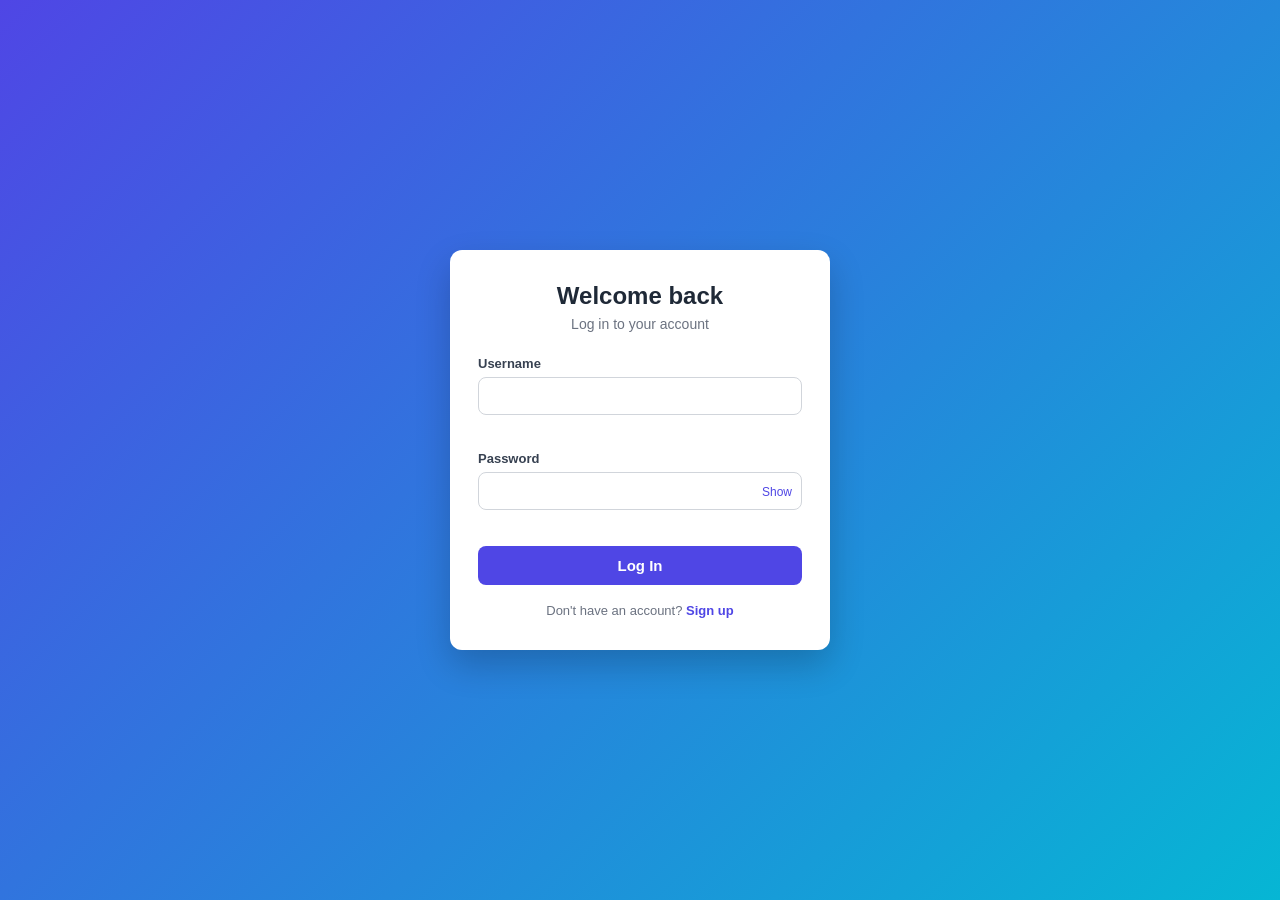
<file: LoginWebPage/index.html>
<!DOCTYPE html>
<html lang="en">
<head>
<meta charset="UTF-8" />
<meta name="viewport" content="width=device-width, initial-scale=1.0" />
<title>Login</title>
<link rel="stylesheet" href="style.css" />
</head>
<body>
  <div class="card">
    <h1>Welcome back</h1>
    <p class="subtitle">Log in to your account</p>

    <div class="banner" id="banner"></div>

    <form id="loginForm" novalidate>
      <div class="field">
        <label for="username">Username</label>
        <input type="text" id="username" autocomplete="username" />
        <div class="error-text" id="usernameError"></div>
      </div>

      <div class="field password-row">
        <label for="password">Password</label>
        <input type="password" id="password" autocomplete="current-password" />
        <span class="toggle-pw" id="togglePw">Show</span>
        <div class="error-text" id="passwordError"></div>
      </div>

      <button type="submit" class="btn">Log In</button>
    </form>

    <p class="switch-link">Don't have an account? <a href="signup.html">Sign up</a></p>
  </div>

  <script src="auth.js"></script>
  <script>
    const form = document.getElementById("loginForm");
    const banner = document.getElementById("banner");
    const usernameInput = document.getElementById("username");
    const passwordInput = document.getElementById("password");
    const usernameError = document.getElementById("usernameError");
    const passwordError = document.getElementById("passwordError");
    const togglePw = document.getElementById("togglePw");

    togglePw.addEventListener("click", () => {
      const isPassword = passwordInput.type === "password";
      passwordInput.type = isPassword ? "text" : "password";
      togglePw.textContent = isPassword ? "Hide" : "Show";
    });

    // Redirect to signup if there are no accounts yet, otherwise nothing to log in with.
    window.addEventListener("DOMContentLoaded", () => {
      const params = new URLSearchParams(window.location.search);
      if (params.get("registered") === "1") {
        showBanner(banner, "Account created. You can log in now.", "success");
      }
    });

    form.addEventListener("submit", (e) => {
      e.preventDefault();
      usernameError.textContent = "";
      passwordError.textContent = "";
      banner.className = "banner";

      const username = usernameInput.value.trim();
      const password = passwordInput.value;

      let hasError = false;
      if (!username) {
        usernameError.textContent = "Username is required.";
        hasError = true;
      }
      if (!password) {
        passwordError.textContent = "Password is required.";
        hasError = true;
      }
      if (hasError) return;

      const result = verifyUser(username, password);
      if (!result.ok) {
        showBanner(banner, result.message, "error");
        return;
      }

      startSession(username);
      window.location.href = "dashboard.html";
    });
  </script>
</body>
</html>
</file>
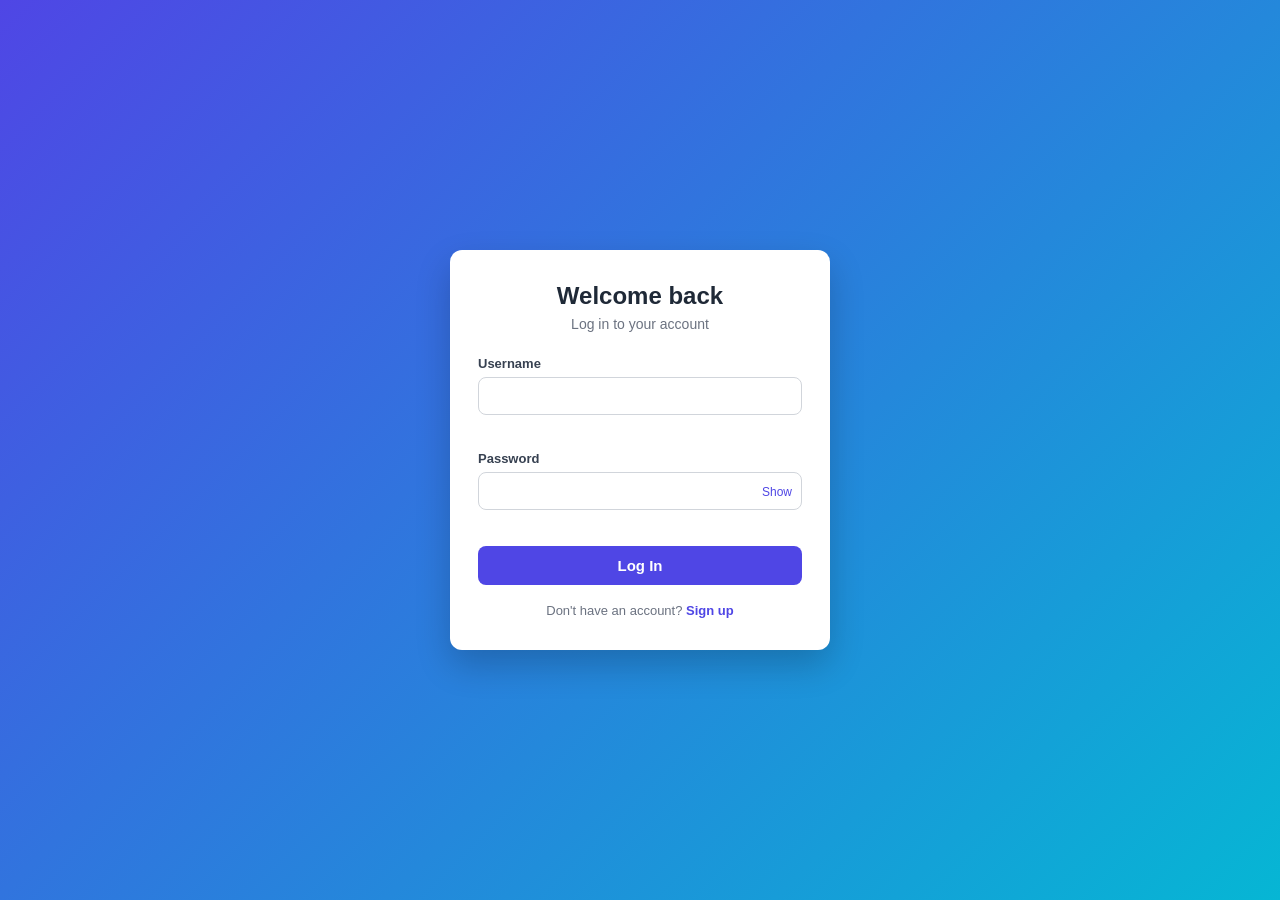
<file: LoginWebPage/dashboard.html>
<!DOCTYPE html>
<html lang="en">
<head>
<meta charset="UTF-8" />
<meta name="viewport" content="width=device-width, initial-scale=1.0" />
<title>Dashboard</title>
<link rel="stylesheet" href="style.css" />
</head>
<body>
  <div class="card welcome">
    <div class="avatar" id="avatar">?</div>
    <h1 id="greeting">Welcome</h1>
    <p class="subtitle">You are logged in.</p>
    <button class="btn logout-btn" id="logoutBtn">Log Out</button>
  </div>

  <script src="auth.js"></script>
  <script>
    const username = getSession();
    if (!username) {
      window.location.href = "index.html";
    } else {
      document.getElementById("greeting").textContent = "Welcome, " + username;
      document.getElementById("avatar").textContent = username.charAt(0).toUpperCase();
    }

    document.getElementById("logoutBtn").addEventListener("click", () => {
      endSession();
      window.location.href = "index.html";
    });
  </script>
</body>
</html>
</file>
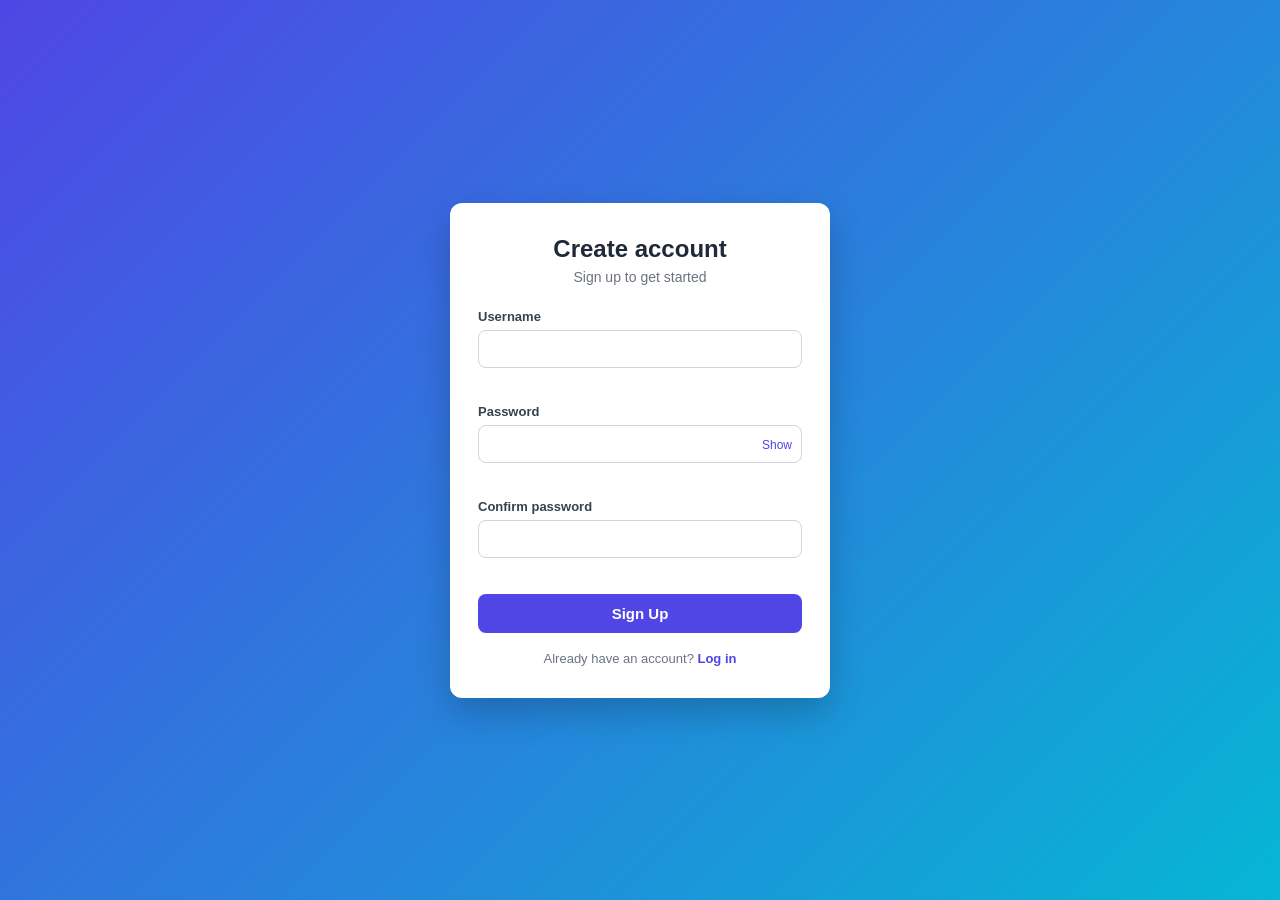
<file: LoginWebPage/signup.html>
<!DOCTYPE html>
<html lang="en">
<head>
<meta charset="UTF-8" />
<meta name="viewport" content="width=device-width, initial-scale=1.0" />
<title>Sign Up</title>
<link rel="stylesheet" href="style.css" />
</head>
<body>
  <div class="card">
    <h1>Create account</h1>
    <p class="subtitle">Sign up to get started</p>

    <div class="banner" id="banner"></div>

    <form id="signupForm" novalidate>
      <div class="field">
        <label for="username">Username</label>
        <input type="text" id="username" autocomplete="username" />
        <div class="error-text" id="usernameError"></div>
      </div>

      <div class="field password-row">
        <label for="password">Password</label>
        <input type="password" id="password" autocomplete="new-password" />
        <span class="toggle-pw" id="togglePw">Show</span>
        <div class="error-text" id="passwordError"></div>
      </div>

      <div class="field">
        <label for="confirmPassword">Confirm password</label>
        <input type="password" id="confirmPassword" autocomplete="new-password" />
        <div class="error-text" id="confirmError"></div>
      </div>

      <button type="submit" class="btn">Sign Up</button>
    </form>

    <p class="switch-link">Already have an account? <a href="index.html">Log in</a></p>
  </div>

  <script src="auth.js"></script>
  <script>
    const form = document.getElementById("signupForm");
    const banner = document.getElementById("banner");
    const usernameInput = document.getElementById("username");
    const passwordInput = document.getElementById("password");
    const confirmInput = document.getElementById("confirmPassword");
    const usernameError = document.getElementById("usernameError");
    const passwordError = document.getElementById("passwordError");
    const confirmError = document.getElementById("confirmError");
    const togglePw = document.getElementById("togglePw");

    togglePw.addEventListener("click", () => {
      const isPassword = passwordInput.type === "password";
      passwordInput.type = isPassword ? "text" : "password";
      togglePw.textContent = isPassword ? "Hide" : "Show";
    });

    form.addEventListener("submit", (e) => {
      e.preventDefault();
      usernameError.textContent = "";
      passwordError.textContent = "";
      confirmError.textContent = "";
      banner.className = "banner";

      const username = usernameInput.value.trim();
      const password = passwordInput.value;
      const confirmPassword = confirmInput.value;

      let hasError = false;
      if (username.length < 3) {
        usernameError.textContent = "Username must be at least 3 characters.";
        hasError = true;
      }
      if (password.length < 6) {
        passwordError.textContent = "Password must be at least 6 characters.";
        hasError = true;
      }
      if (confirmPassword !== password) {
        confirmError.textContent = "Passwords do not match.";
        hasError = true;
      }
      if (hasError) return;

      const result = registerUser(username, password);
      if (!result.ok) {
        showBanner(banner, result.message, "error");
        return;
      }

      window.location.href = "index.html?registered=1";
    });
  </script>
</body>
</html>
</file>
<file: LoginWebPage/style.css>
* {
  box-sizing: border-box;
  margin: 0;
  padding: 0;
  font-family: 'Segoe UI', Arial, sans-serif;
}

body {
  min-height: 100vh;
  display: flex;
  align-items: center;
  justify-content: center;
  background: linear-gradient(135deg, #4f46e5, #06b6d4);
  padding: 20px;
}

.card {
  background: #fff;
  width: 100%;
  max-width: 380px;
  border-radius: 12px;
  padding: 32px 28px;
  box-shadow: 0 15px 35px rgba(0, 0, 0, 0.2);
}

.card h1 {
  font-size: 24px;
  margin-bottom: 6px;
  color: #1f2937;
  text-align: center;
}

.card p.subtitle {
  text-align: center;
  color: #6b7280;
  font-size: 14px;
  margin-bottom: 24px;
}

.field {
  margin-bottom: 18px;
}

.field label {
  display: block;
  font-size: 13px;
  font-weight: 600;
  color: #374151;
  margin-bottom: 6px;
}

.field input {
  width: 100%;
  padding: 10px 12px;
  border: 1px solid #d1d5db;
  border-radius: 8px;
  font-size: 14px;
  outline: none;
  transition: border-color 0.15s;
}

.field input:focus {
  border-color: #4f46e5;
}

.error-text {
  color: #dc2626;
  font-size: 12px;
  margin-top: 4px;
  min-height: 14px;
}

.btn {
  width: 100%;
  padding: 11px;
  border: none;
  border-radius: 8px;
  background: #4f46e5;
  color: #fff;
  font-size: 15px;
  font-weight: 600;
  cursor: pointer;
  transition: background 0.15s;
}

.btn:hover {
  background: #4338ca;
}

.switch-link {
  text-align: center;
  margin-top: 18px;
  font-size: 13px;
  color: #6b7280;
}

.switch-link a {
  color: #4f46e5;
  text-decoration: none;
  font-weight: 600;
}

.switch-link a:hover {
  text-decoration: underline;
}

.banner {
  padding: 10px 12px;
  border-radius: 8px;
  font-size: 13px;
  margin-bottom: 16px;
  text-align: center;
  display: none;
}

.banner.show {
  display: block;
}

.banner.success {
  background: #dcfce7;
  color: #166534;
}

.banner.error {
  background: #fee2e2;
  color: #991b1b;
}

.password-row {
  position: relative;
}

.toggle-pw {
  position: absolute;
  right: 10px;
  top: 34px;
  cursor: pointer;
  font-size: 12px;
  color: #4f46e5;
  user-select: none;
}

.welcome {
  text-align: center;
}

.welcome .avatar {
  width: 64px;
  height: 64px;
  border-radius: 50%;
  background: #4f46e5;
  color: #fff;
  display: flex;
  align-items: center;
  justify-content: center;
  font-size: 26px;
  font-weight: 700;
  margin: 0 auto 16px;
}

.logout-btn {
  margin-top: 20px;
  background: #dc2626;
}

.logout-btn:hover {
  background: #b91c1c;
}
</file>
